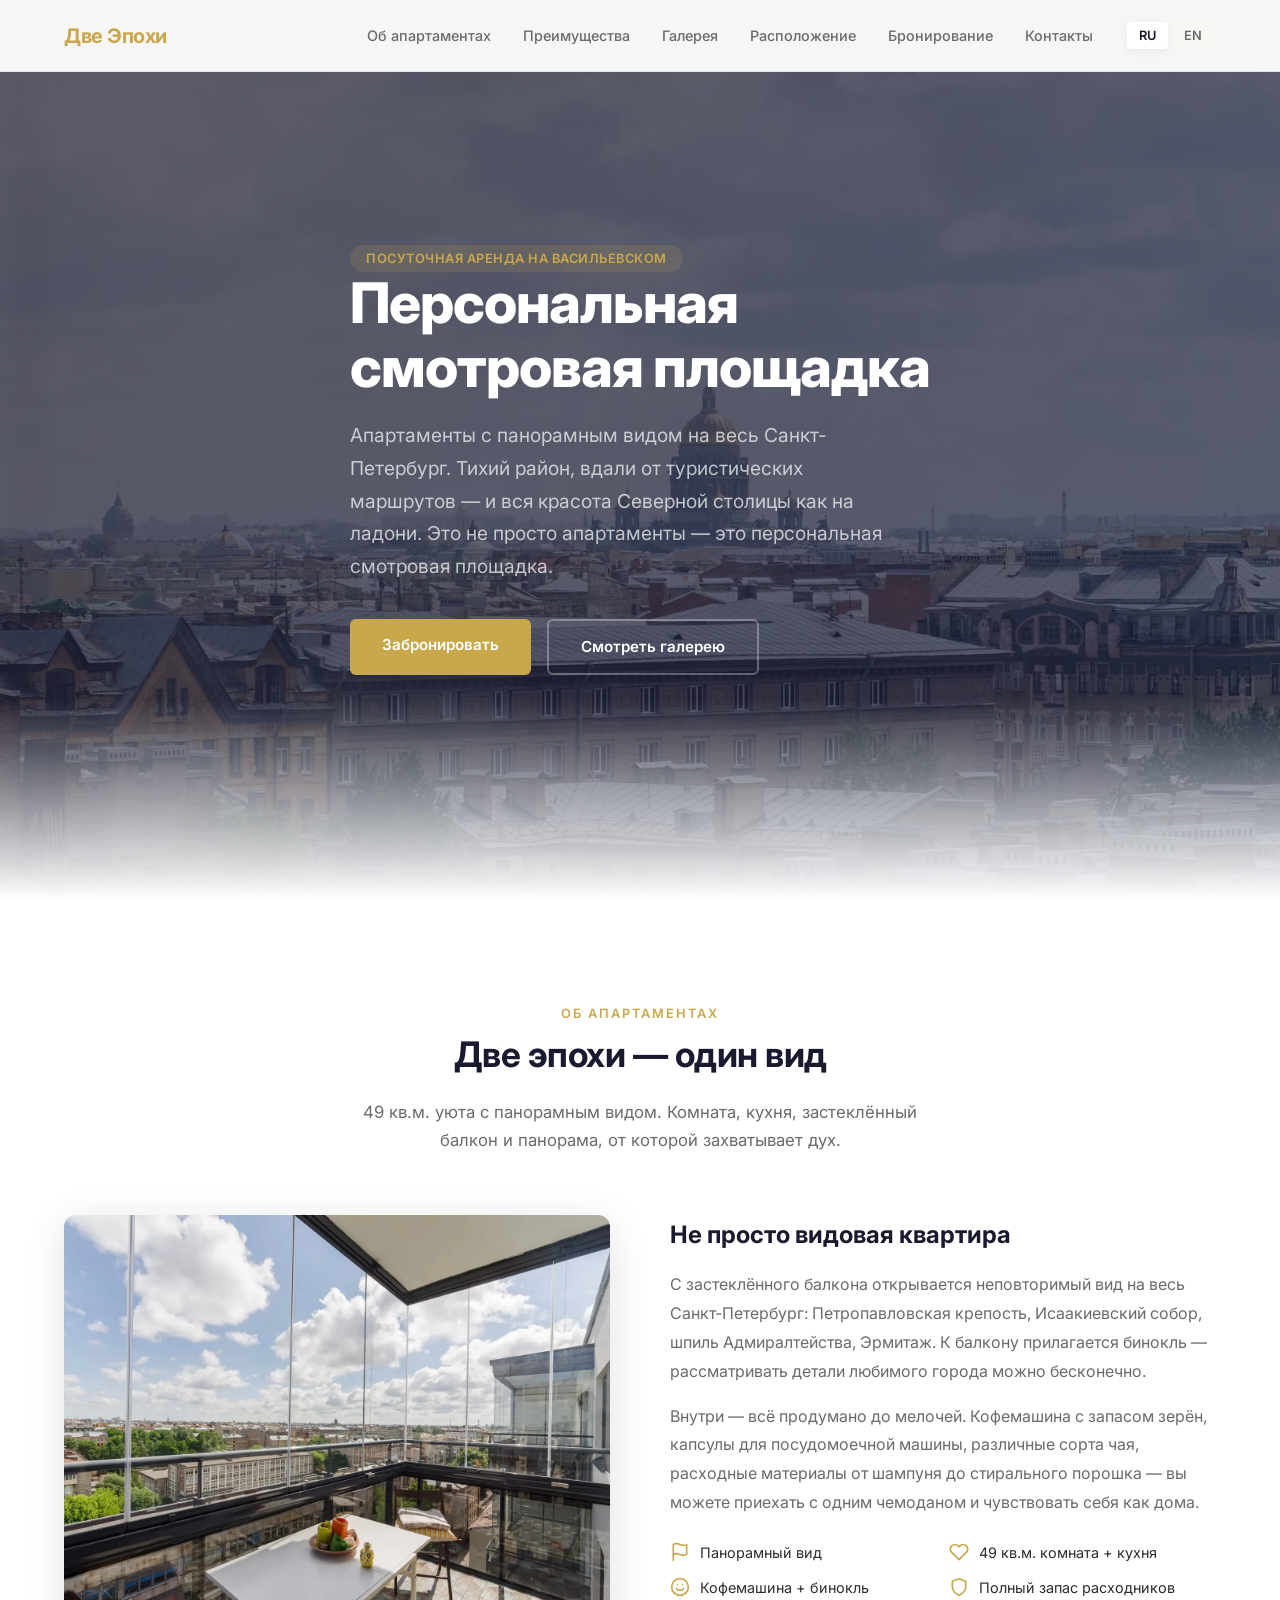
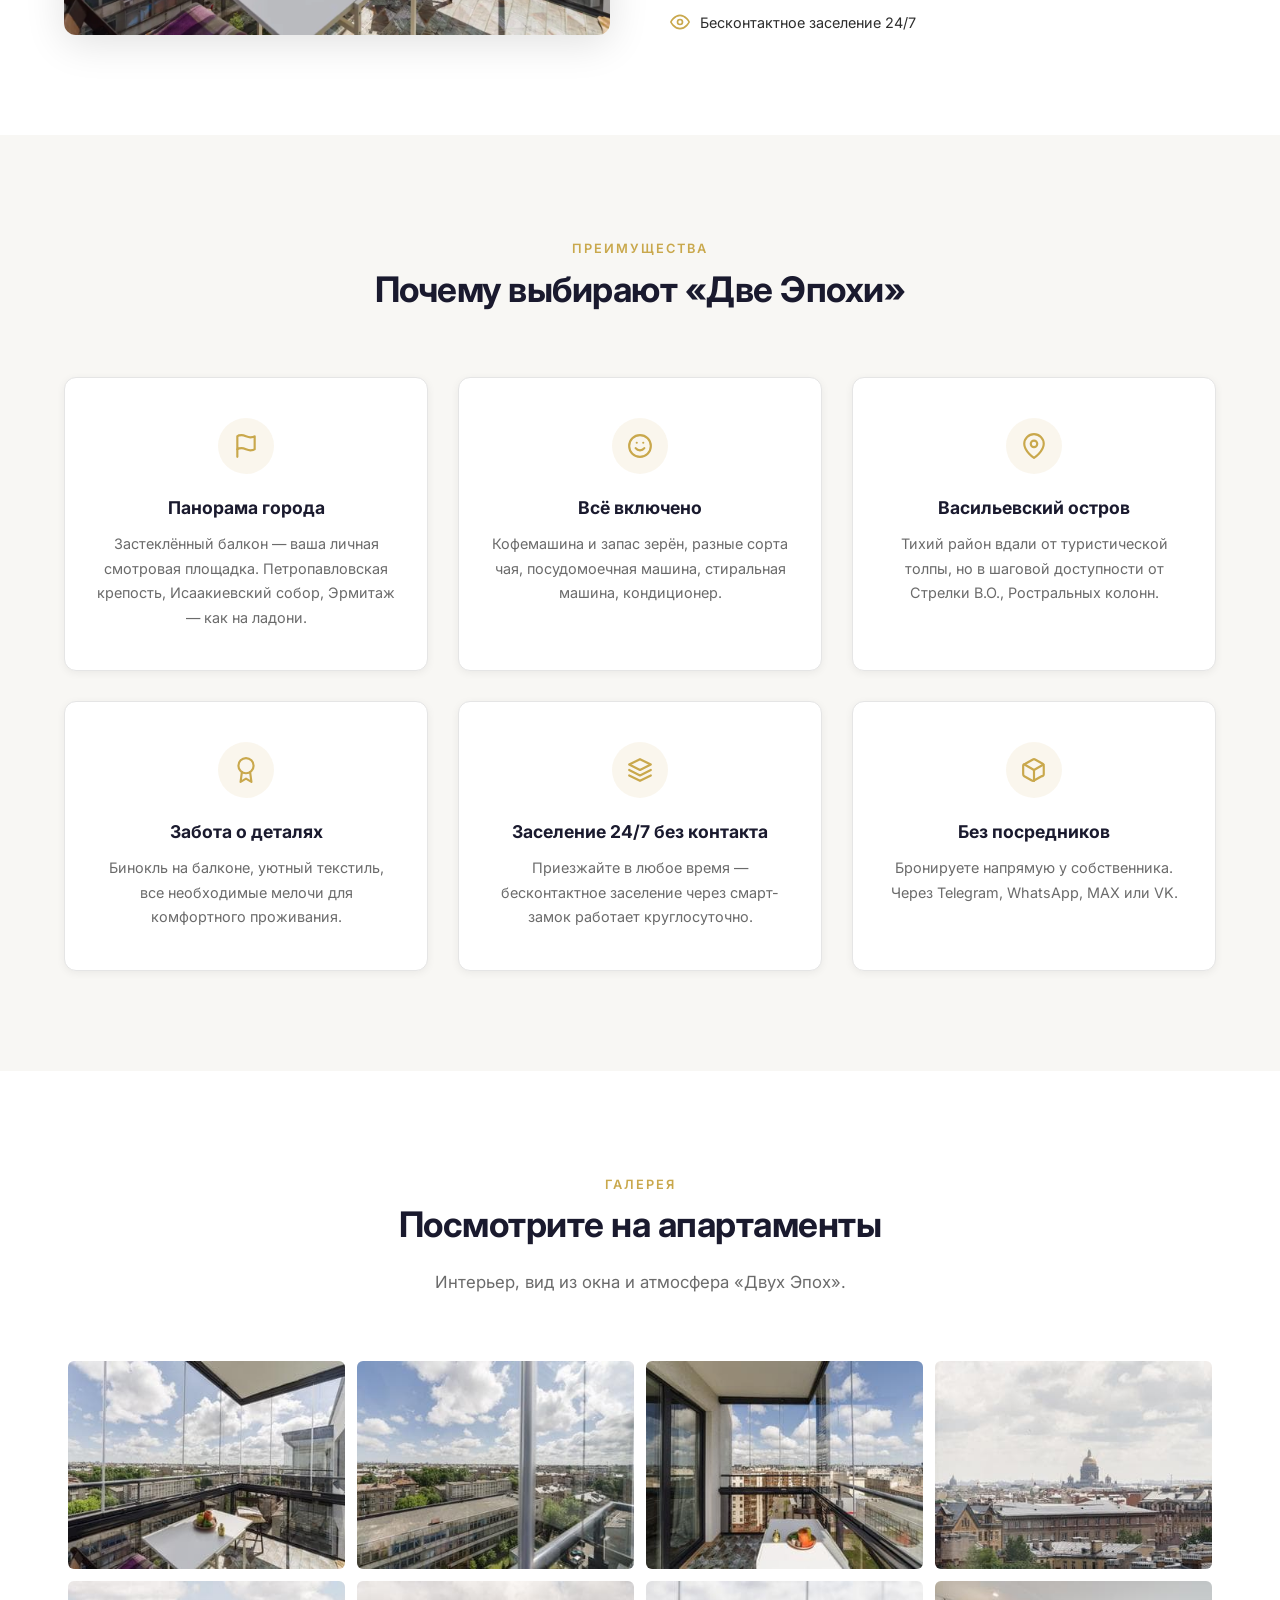
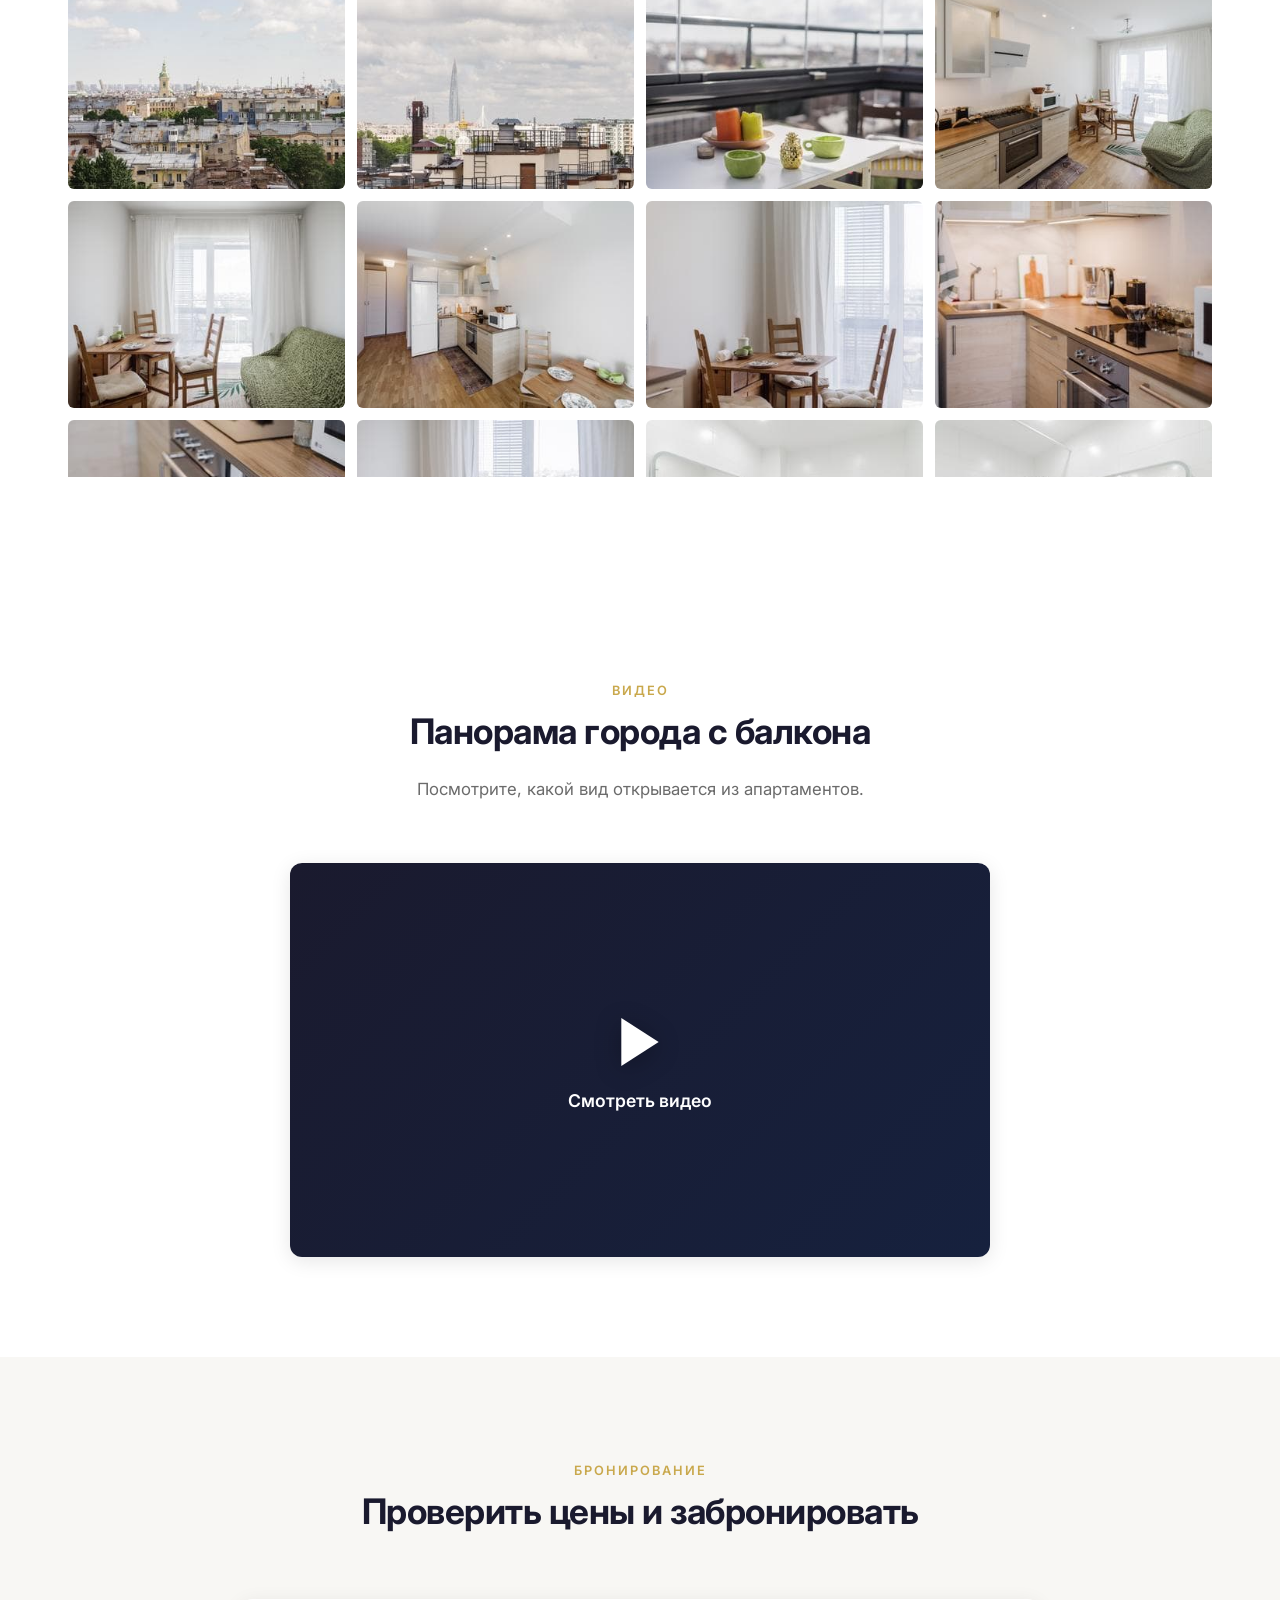
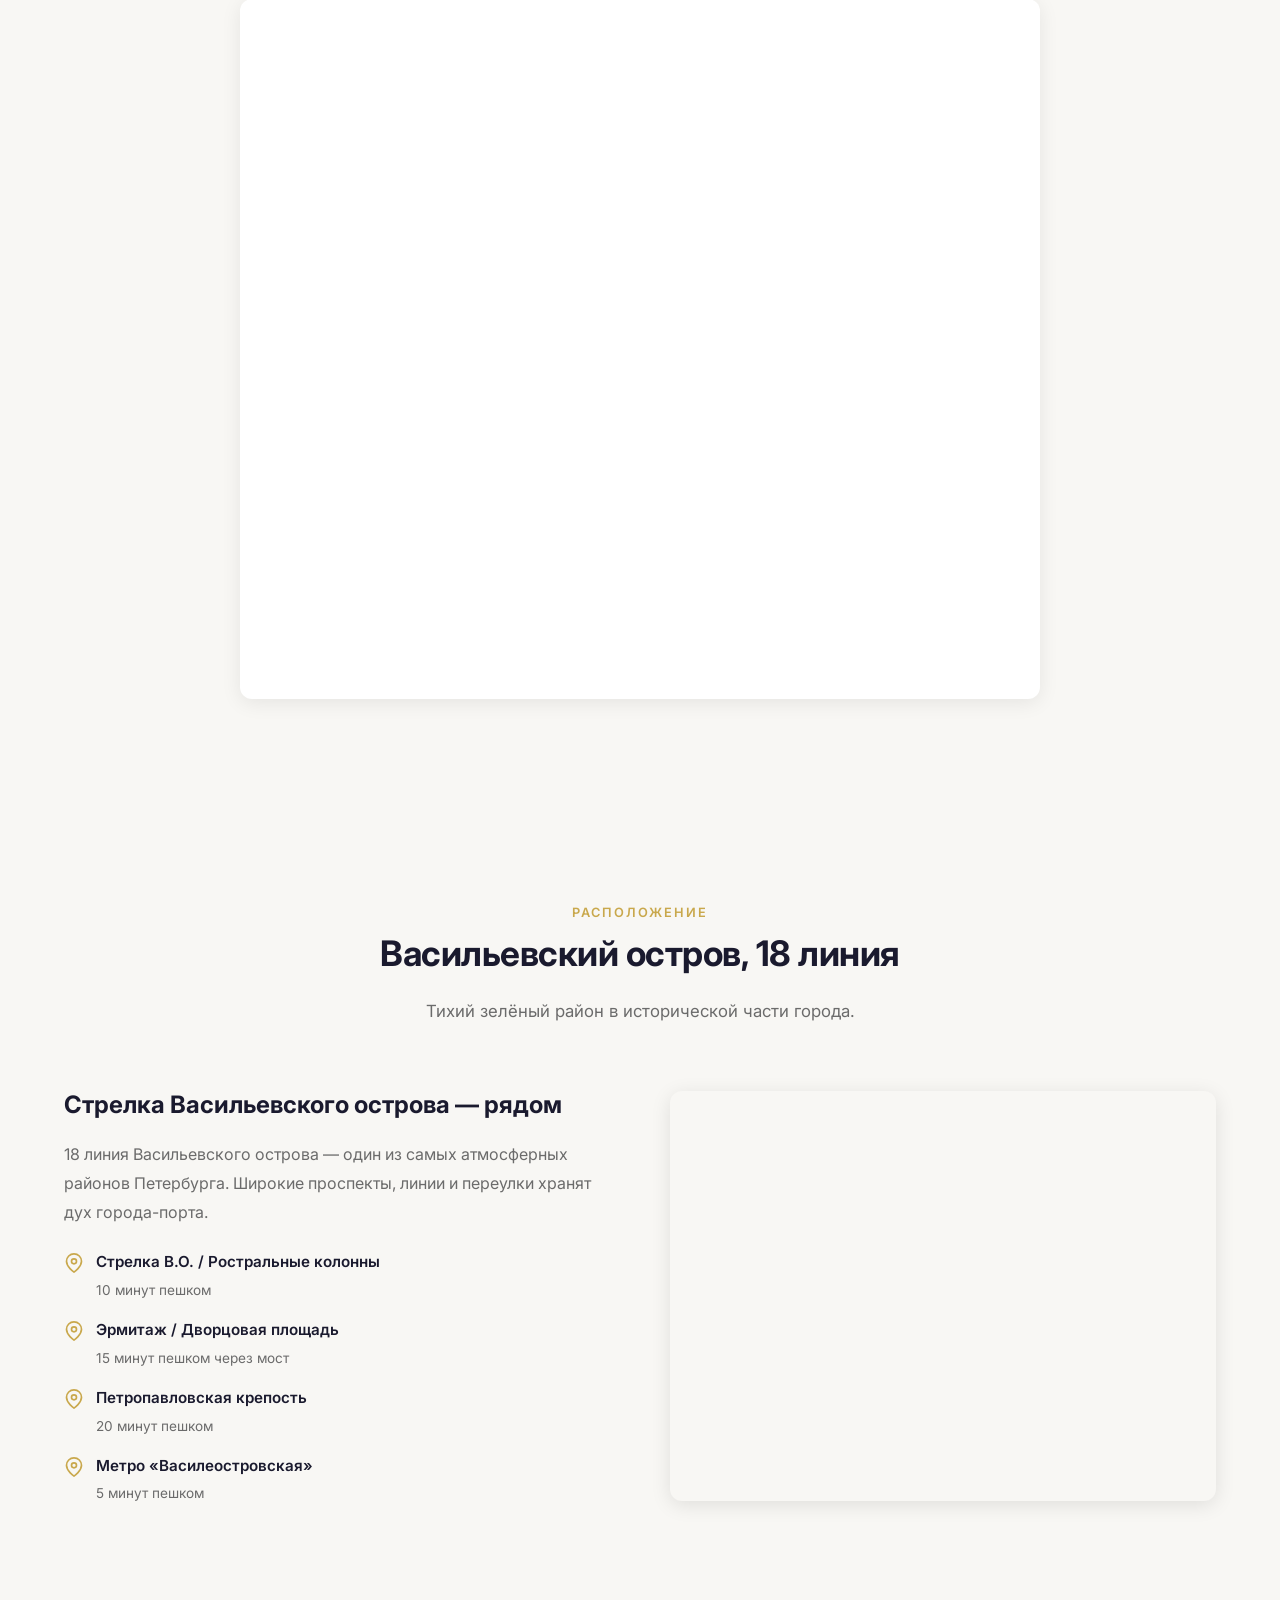
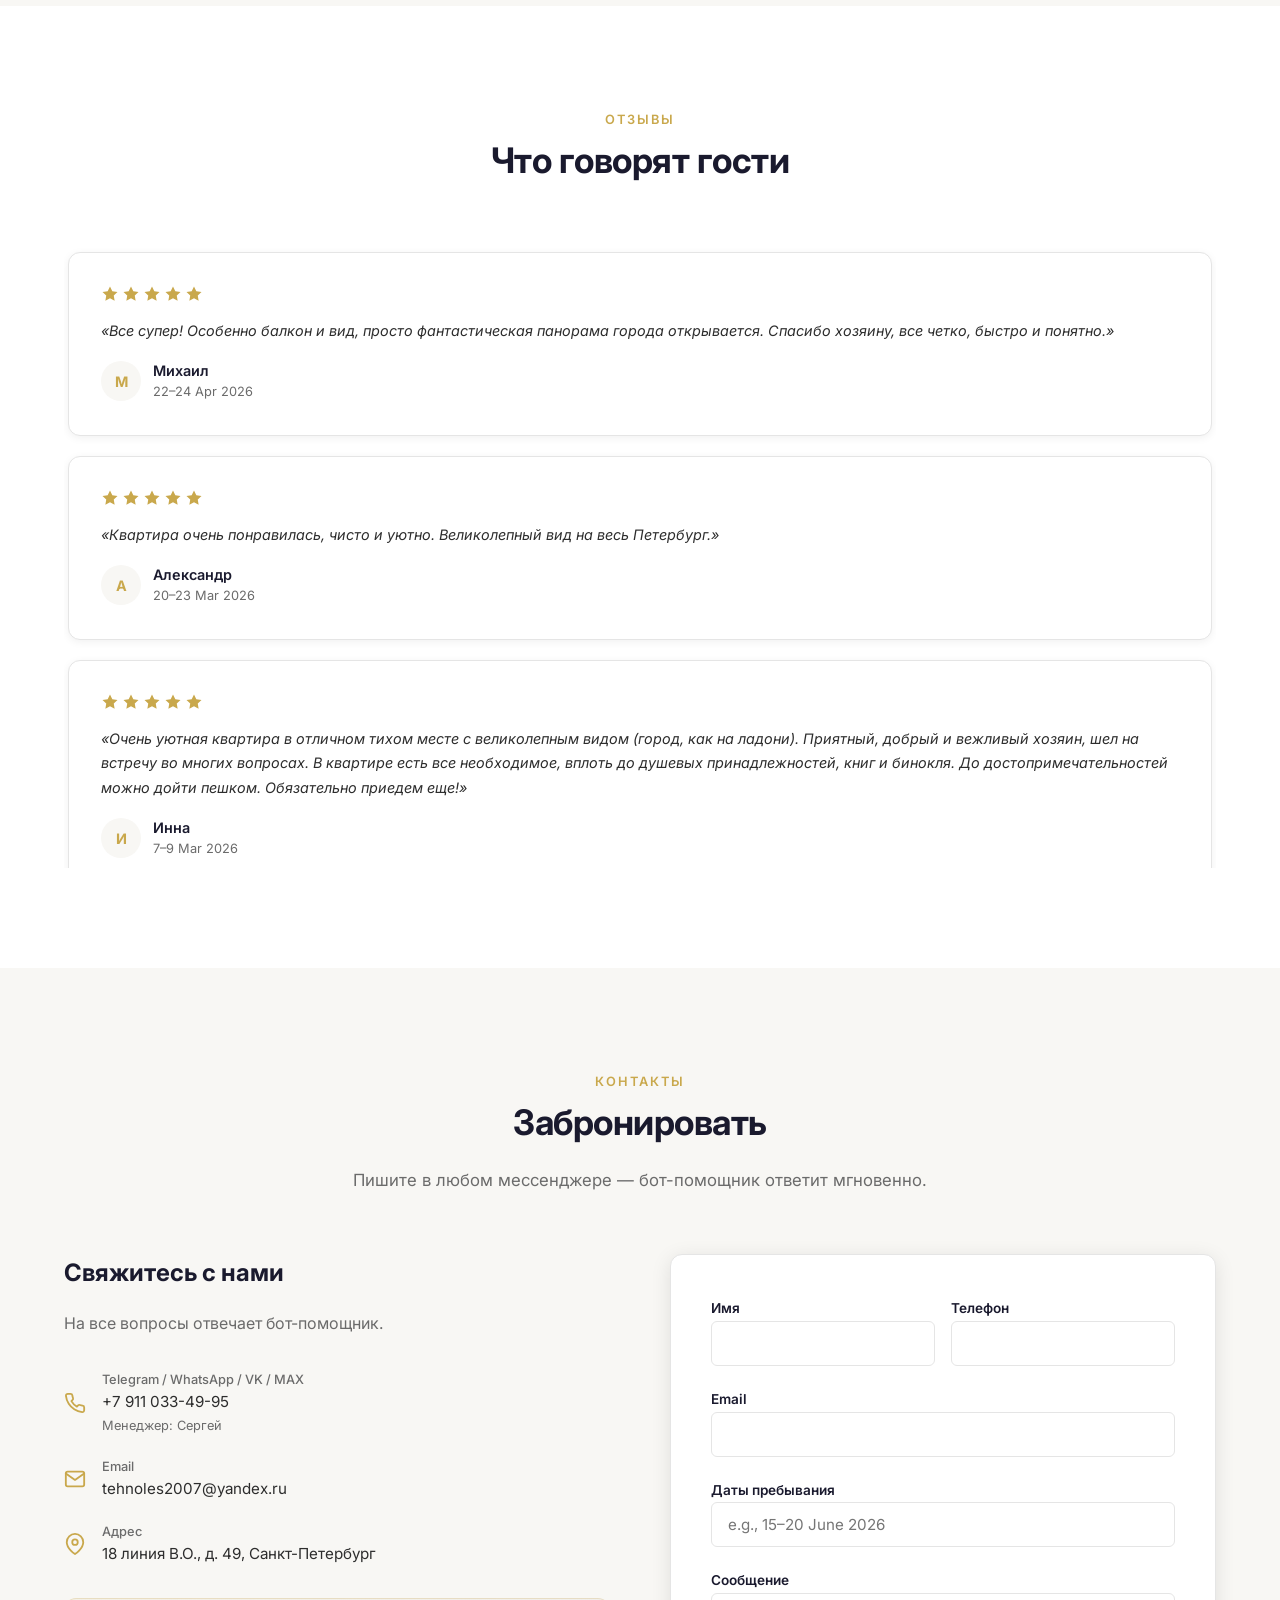
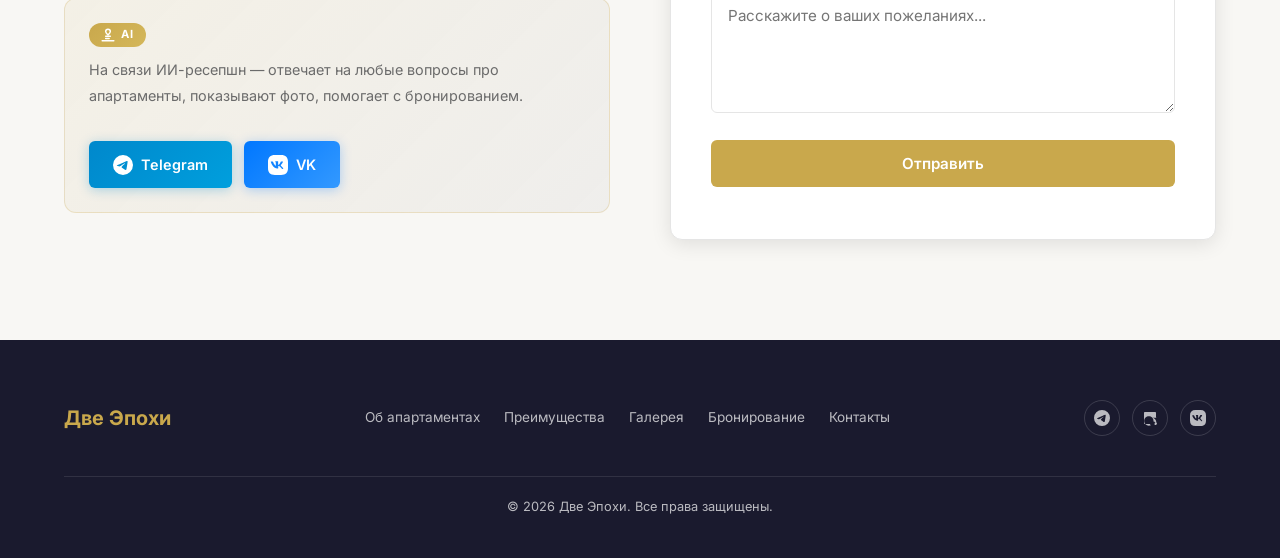
<file: en/index.html>
<!DOCTYPE html>
<html lang="en">
<head>
  <base href="https://tehnoles2021-lab.github.io/TwoEras/">
  <meta charset="UTF-8">
  <meta name="viewport" content="width=device-width, initial-scale=1.0">
  <title>TwoEras | Apartments on Vasilievsky Island</title>
  <meta name="description" content="Apartments on Vasilievsky Island, 18th Line. Panoramic view of all St. Petersburg. Daily rental.">
  <meta name="keywords" content="apartments Saint Petersburg, Vasileostrovsky district, daily rental, Vasilievsky Island 18 line, panoramic view, TwoEras, Две Эпохи">
  <meta property="og:title" content="TwoEras | Apartments on Vasilievsky Island">
  <meta property="og:description" content="Apartments on Vasilievsky Island, 18th Line. Panoramic view of all St. Petersburg. Daily rental.">
  <meta property="og:image" content="https://tehnoles2021-lab.github.io/TwoEras/images/4-IMGP4016.jpg">
  <meta property="og:url" content="https://tehnoles2021-lab.github.io/TwoEras/en/">
  <meta property="og:type" content="website">
  <meta property="og:locale" content="en_US">
  <script type="application/ld+json">
  {
    "@context": "https://schema.org",
    "@type": "Apartment",
    "name": "TwoEras — Две Эпохи",
    "description": "Apartments on Vasilievsky Island, 18th Line. Panoramic view of all St. Petersburg. Daily rental.",
    "url": "https://tehnoles2021-lab.github.io/TwoEras/en/",
    "image": "https://tehnoles2021-lab.github.io/TwoEras/images/4-IMGP4016.jpg",
    "numberOfBedrooms": 1,
    "numberOfBathrooms": 1,
    "floorSize": { "@type": "QuantitativeValue", "value": 49, "unitCode": "SQM" },
    "accommodationCategory": "Residential",
    "petsAllowed": false,
    "smokingAllowed": false,
    "amenityFeature": [
      { "@type": "LocationFeatureSpecification", "name": "Panoramic view" },
      { "@type": "LocationFeatureSpecification", "name": "Contactless 24/7 check-in" },
      { "@type": "LocationFeatureSpecification", "name": "Coffee machine" },
      { "@type": "LocationFeatureSpecification", "name": "Wi-Fi" },
      { "@type": "LocationFeatureSpecification", "name": "Air conditioning" }
    ],
    "address": {
      "@type": "PostalAddress",
      "addressLocality": "Saint Petersburg",
      "addressRegion": "Saint Petersburg",
      "streetAddress": "18th Line V.O., 49",
      "addressCountry": "RU"
    },
    "geo": {
      "@type": "GeoCoordinates",
      "latitude": 59.94124,
      "longitude": 30.260864
    },
    "offers": {
      "@type": "Offer",
      "availability": "https://schema.org/InStock",
      "priceCurrency": "RUB",
      "priceSpecification": {
        "@type": "UnitPriceSpecification",
        "priceType": "https://schema.org/PerNight"
      }
    },
    "aggregateRating": {
      "@type": "AggregateRating",
      "ratingValue": "5",
      "reviewCount": "9",
      "bestRating": "5"
    },
    "review": [
      {
        "@type": "Review",
        "author": { "@type": "Person", "name": "Mikhail" },
        "reviewBody": "The balcony and the view are fantastic — a stunning panorama of the city."
      },
      {
        "@type": "Review",
        "author": { "@type": "Person", "name": "Alexander" },
        "reviewBody": "Very clean and cozy apartment. Magnificent view of all St. Petersburg."
      },
      {
        "@type": "Review",
        "author": { "@type": "Person", "name": "Inna" },
        "reviewBody": "Very cozy apartment in a quiet location with a great view. The host was kind and attentive. The apartment has everything you need."
      },
      {
        "@type": "Review",
        "author": { "@type": "Person", "name": "Andrey" },
        "reviewBody": "Wonderful New Year holidays. The view of the city is stunning, we were lucky to see colorful sunrises."
      },
      {
        "@type": "Review",
        "author": { "@type": "Person", "name": "Yury" },
        "reviewBody": "Great location, new residential complex. Remote check-in. Hospitable host."
      },
      {
        "@type": "Review",
        "author": { "@type": "Person", "name": "Ilona" },
        "reviewBody": "Clean and cozy. Everything you need is provided. Special thanks for the coffee machine. The balcony view is very impressive."
      },
      {
        "@type": "Review",
        "author": { "@type": "Person", "name": "Ilya" },
        "reviewBody": "Sergey is a wonderful host. Everything for guests. The view — all of St. Petersburg at your fingertips."
      },
      {
        "@type": "Review",
        "author": { "@type": "Person", "name": "Margarita" },
        "reviewBody": "Cozy apartment, matches the photos! Beautiful balcony with a panorama of the whole city. Everything is thought out to the smallest detail."
      },
      {
        "@type": "Review",
        "author": { "@type": "Person", "name": "Vlada" },
        "reviewBody": "Extremely happy we spent our vacation in this apartment. Everything is perfect, the view is magnificent."
      }
    ]
  }
  </script>
  <link rel="alternate" hreflang="ru" href="https://tehnoles2021-lab.github.io/TwoEras/">
  <link rel="alternate" hreflang="en" href="https://tehnoles2021-lab.github.io/TwoEras/en/">
  <link rel="alternate" hreflang="x-default" href="https://tehnoles2021-lab.github.io/TwoEras/">
  <link rel="canonical" href="https://tehnoles2021-lab.github.io/TwoEras/en/">
  <link rel="icon" type="image/svg+xml" href="data:image/svg+xml,%3Csvg xmlns='http://www.w3.org/2000/svg' viewBox='0 0 32 32'%3E%3Crect width='32' height='32' rx='6' fill='%231a1a2e'/%3E%3Ctext x='16' y='23' text-anchor='middle' font-size='18' fill='%23e8c563' font-family='serif'%3EДЭ%3C/text%3E%3C/svg%3E">
  <link rel="preconnect" href="https://fonts.googleapis.com">
  <link rel="preconnect" href="https://fonts.gstatic.com" crossorigin>
  <link href="https://fonts.googleapis.com/css2?family=Inter:wght@300;400;500;600;700;800&display=swap" rel="stylesheet">
  <link rel="stylesheet" href="css/style.css">
  <style>
    .hero::before {
      content: '';
      position: absolute;
      inset: 0;
      background: url('images/4-IMGP4016.jpg') center/cover no-repeat;
      opacity: 0.3;
    }
    @supports (background: image-set(url('') type('image/webp'))) {
      .hero::before {
        background: url('images/4-IMGP4016.webp') center/cover no-repeat;
      }
    }
  </style>
  <!-- Yandex.Metrika counter -->
  <script>
    (function(m,e,t,r,i,k,a){m[i]=m[i]||function(){(m[i].a=m[i].a||[]).push(arguments)};
    m[i].l=1*new Date();
    for (var j = 0; j < document.scripts.length; j++) {if (document.scripts[j].src === r) { return; }}
    k=e.createElement(t),a=e.getElementsByTagName(t)[0],k.async=1,k.src=r,a.parentNode.insertBefore(k,a)})
    (window, document, "script", "https://mc.yandex.ru/metrika/tag.js", "ym");
    ym(110089719, "init", { clickmap:true, trackLinks:true, accurateTrackBounce:true, webvisor:true });
  </script>
  <noscript><div><img src="https://mc.yandex.ru/watch/110089719" style="position:absolute; left:-9999px;" alt=""></div></noscript>
  <!-- /Yandex.Metrika counter -->
</head>
<body>

<!-- ===== Header ===== -->
<header class="header">
  <div class="container header__inner">
    <a href="#" class="header__logo"><span class="lang-ru">Две Эпохи</span><span class="lang-en">TwoEras</span></a>
    <nav class="header__nav">
      <a href="#about" class="lang-ru">Об апартаментах</a>
      <a href="#about" class="lang-en">About</a>
      <a href="#advantages" class="lang-ru">Преимущества</a>
      <a href="#advantages" class="lang-en">Advantages</a>
      <a href="#gallery" class="lang-ru">Галерея</a>
      <a href="#gallery" class="lang-en">Gallery</a>
      <a href="#location" class="lang-ru">Расположение</a>
      <a href="#location" class="lang-en">Location</a>
      <a href="#booking" class="lang-ru">Бронирование</a>
      <a href="#booking" class="lang-en">Booking</a>
      <a href="#contact" class="lang-ru">Контакты</a>
      <a href="#contact" class="lang-en">Contact</a>
      <div class="lang-switch">
        <button data-lang="ru">RU</button>
        <button data-lang="en" class="active">EN</button>
      </div>
    </nav>
    <button class="mobile-toggle" aria-label="Menu">
      <span></span><span></span><span></span>
    </button>
  </div>
</header>

<div class="mobile-menu">
  <a href="#about" class="lang-ru">Об апартаментах</a>
  <a href="#about" class="lang-en">About</a>
  <a href="#advantages" class="lang-ru">Преимущества</a>
  <a href="#advantages" class="lang-en">Advantages</a>
  <a href="#gallery" class="lang-ru">Галерея</a>
  <a href="#gallery" class="lang-en">Gallery</a>
  <a href="#location" class="lang-ru">Расположение</a>
  <a href="#location" class="lang-en">Location</a>
  <a href="#booking" class="lang-ru">Бронирование</a>
  <a href="#booking" class="lang-en">Booking</a>
  <a href="#contact" class="lang-ru">Контакты</a>
  <a href="#contact" class="lang-en">Contact</a>
  <div style="padding-top:12px">
    <div class="lang-switch">
      <button data-lang="ru">RU</button>
      <button data-lang="en" class="active">EN</button>
    </div>
  </div>
</div>

<!-- ===== Hero ===== -->
<section class="hero">
  <div class="container hero__content">
    <span class="hero__badge lang-ru">Посуточная аренда на Васильевском</span>
    <span class="hero__badge lang-en">Daily rental on Vasilievsky Island</span>

    <h1 class="hero__title lang-ru">Персональная<br>смотровая площадка</h1>
    <h1 class="hero__title lang-en">Your Personal<br>Observation Deck</h1>

    <p class="hero__subtitle lang-ru">Апартаменты с панорамным видом на весь Санкт-Петербург. Тихий район, вдали от туристических маршрутов — и вся красота Северной столицы как на ладони. Это не просто апартаменты — это персональная смотровая площадка.</p>
    <p class="hero__subtitle lang-en">Apartments with panoramic views of all St. Petersburg. A quiet neighborhood away from tourist routes — with the entire Northern Capital laid out before you. This isn't just an apartment — it's your personal observation deck.</p>

    <div class="hero__actions">
      <a href="#booking" class="btn btn--primary lang-ru">Забронировать</a>
      <a href="#booking" class="btn btn--primary lang-en">Book Now</a>
      <a href="#gallery" class="btn btn--outline lang-ru">Смотреть галерею</a>
      <a href="#gallery" class="btn btn--outline lang-en">View Gallery</a>
    </div>
  </div>
</section>

<!-- ===== About ===== -->
<section class="section" id="about">
  <div class="container">
    <div class="section__header">
      <span class="section__label lang-ru">Об апартаментах</span>
      <span class="section__label lang-en">About</span>
      <h2 class="section__title lang-ru">Две эпохи — один вид</h2>
      <h2 class="section__title lang-en">Two Eras — One View</h2>
      <p class="section__desc lang-ru">49 кв.м. уюта с панорамным видом. Комната, кухня, застеклённый балкон и панорама, от которой захватывает дух.</p>
      <p class="section__desc lang-en">49 sqm of comfort with a panoramic view. Living room, kitchen, glassed balcony, and a view that takes your breath away.</p>
    </div>

    <div class="about__grid">
      <div class="about__image">
        <picture>
          <source srcset="images/1-IMGP4013.webp" type="image/webp">
          <img src="images/1-IMGP4013.jpg" alt="Apartment interior" loading="lazy">
        </picture>
      </div>
      <div class="about__text">
        <h3 class="lang-ru">Не просто видовая квартира</h3>
        <h3 class="lang-en">More Than a Room with a View</h3>
        <p class="lang-ru">С застеклённого балкона открывается неповторимый вид на весь Санкт-Петербург: Петропавловская крепость, Исаакиевский собор, шпиль Адмиралтейства, Эрмитаж. К балкону прилагается бинокль — рассматривать детали любимого города можно бесконечно.</p>
        <p class="lang-en">From the glassed balcony you get an unparalleled view of all St. Petersburg: Peter and Paul Fortress, St. Isaac's Cathedral, the Admiralty spire, the Hermitage. Binoculars are provided — studying the details of this beloved city is endlessly fascinating.</p>
        <p class="lang-ru">Внутри — всё продумано до мелочей. Кофемашина с запасом зерён, капсулы для посудомоечной машины, различные сорта чая, расходные материалы от шампуня до стирального порошка — вы можете приехать с одним чемоданом и чувствовать себя как дома.</p>
        <p class="lang-en">Inside, every detail is thought through. Coffee machine with a supply of beans, dishwasher capsules, various teas, consumables from shampoo to laundry detergent — you can arrive with just a suitcase and feel right at home.</p>
        <div class="about__features">
          <div class="about__feature">
            <svg viewBox="0 0 24 24" fill="none" stroke="currentColor" stroke-width="2" stroke-linecap="round" stroke-linejoin="round"><path d="M4 15s1-1 4-1 5 2 8 2 4-1 4-1V3s-1 1-4 1-5-2-8-2-4 1-4 1z"/><line x1="4" y1="22" x2="4" y2="15"/></svg>
            <span class="lang-ru">Панорамный вид</span>
            <span class="lang-en">Panoramic view</span>
          </div>
          <div class="about__feature">
            <svg viewBox="0 0 24 24" fill="none" stroke="currentColor" stroke-width="2" stroke-linecap="round" stroke-linejoin="round"><path d="M20.84 4.61a5.5 5.5 0 00-7.78 0L12 5.67l-1.06-1.06a5.5 5.5 0 00-7.78 7.78l1.06 1.06L12 21.23l7.78-7.78 1.06-1.06a5.5 5.5 0 000-7.78z"/></svg>
            <span class="lang-ru">49 кв.м. комната + кухня</span>
            <span class="lang-en">49 sqm room + kitchen</span>
          </div>
          <div class="about__feature">
            <svg viewBox="0 0 24 24" fill="none" stroke="currentColor" stroke-width="2" stroke-linecap="round" stroke-linejoin="round"><circle cx="12" cy="12" r="10"/><path d="M8 14s1.5 2 4 2 4-2 4-2"/><line x1="9" y1="9" x2="9.01" y2="9"/><line x1="15" y1="9" x2="15.01" y2="9"/></svg>
            <span class="lang-ru">Кофемашина + бинокль</span>
            <span class="lang-en">Coffee machine + binoculars</span>
          </div>
          <div class="about__feature">
            <svg viewBox="0 0 24 24" fill="none" stroke="currentColor" stroke-width="2" stroke-linecap="round" stroke-linejoin="round"><path d="M12 22s8-4 8-10V5l-8-3-8 3v7c0 6 8 10 8 10z"/></svg>
            <span class="lang-ru">Полный запас расходников</span>
            <span class="lang-en">Full supply of consumables</span>
          </div>
          <div class="about__feature">
            <svg viewBox="0 0 24 24" fill="none" stroke="currentColor" stroke-width="2" stroke-linecap="round" stroke-linejoin="round"><path d="M1 12s4-8 11-8 11 8 11 8-4 8-11 8-11-8-11-8z"/><circle cx="12" cy="12" r="3"/></svg>
            <span class="lang-ru">Бесконтактное заселение 24/7</span>
            <span class="lang-en">Contactless 24/7 check-in</span>
          </div>
        </div>
      </div>
    </div>
  </div>
</section>

<!-- ===== Advantages ===== -->
<section class="section section--alt" id="advantages">
  <div class="container">
    <div class="section__header">
      <span class="section__label lang-ru">Преимущества</span>
      <span class="section__label lang-en">Advantages</span>
      <h2 class="section__title lang-ru">Почему выбирают «Две Эпохи»</h2>
      <h2 class="section__title lang-en">Why Choose TwoEras</h2>
    </div>

    <div class="advantages__grid">
      <div class="advantage-card">
        <div class="advantage-card__icon">
          <svg viewBox="0 0 24 24" fill="none" stroke="currentColor" stroke-width="2" stroke-linecap="round" stroke-linejoin="round"><path d="M4 15s1-1 4-1 5 2 8 2 4-1 4-1V3s-1 1-4 1-5-2-8-2-4 1-4 1z"/><line x1="4" y1="22" x2="4" y2="15"/></svg>
        </div>
        <h3 class="advantage-card__title lang-ru">Панорама города</h3>
        <h3 class="advantage-card__title lang-en">City Panorama</h3>
        <p class="advantage-card__desc lang-ru">Застеклённый балкон — ваша личная смотровая площадка. Петропавловская крепость, Исаакиевский собор, Эрмитаж — как на ладони.</p>
        <p class="advantage-card__desc lang-en">A glassed balcony — your private observation deck. Peter and Paul Fortress, St. Isaac's Cathedral, the Hermitage — all at your fingertips.</p>
      </div>

      <div class="advantage-card">
        <div class="advantage-card__icon">
          <svg viewBox="0 0 24 24" fill="none" stroke="currentColor" stroke-width="2" stroke-linecap="round" stroke-linejoin="round"><circle cx="12" cy="12" r="10"/><path d="M8 14s1.5 2 4 2 4-2 4-2"/><line x1="9" y1="9" x2="9.01" y2="9"/><line x1="15" y1="9" x2="15.01" y2="9"/></svg>
        </div>
        <h3 class="advantage-card__title lang-ru">Всё включено</h3>
        <h3 class="advantage-card__title lang-en">All Included</h3>
        <p class="advantage-card__desc lang-ru">Кофемашина и запас зерён, разные сорта чая, посудомоечная машина, стиральная машина, кондиционер.</p>
        <p class="advantage-card__desc lang-en">Coffee machine with beans, assorted teas, dishwasher, washing machine, air conditioning.</p>
      </div>

      <div class="advantage-card">
        <div class="advantage-card__icon">
          <svg viewBox="0 0 24 24" fill="none" stroke="currentColor" stroke-width="2" stroke-linecap="round" stroke-linejoin="round"><path d="M21 10c0 7-9 13-9 13s-9-6-9-13a9 9 0 0118 0z"/><circle cx="12" cy="10" r="3"/></svg>
        </div>
        <h3 class="advantage-card__title lang-ru">Васильевский остров</h3>
        <h3 class="advantage-card__title lang-en">Vasilievsky Island</h3>
        <p class="advantage-card__desc lang-ru">Тихий район вдали от туристической толпы, но в шаговой доступности от Стрелки В.О., Ростральных колонн.</p>
        <p class="advantage-card__desc lang-en">A quiet neighborhood away from tourist crowds, yet walking distance to the Strelka, Rostral Columns.</p>
      </div>

      <div class="advantage-card">
        <div class="advantage-card__icon">
          <svg viewBox="0 0 24 24" fill="none" stroke="currentColor" stroke-width="2" stroke-linecap="round" stroke-linejoin="round"><circle cx="12" cy="8" r="7"/><polyline points="8.21 13.89 7 23 12 20 17 23 15.79 13.88"/></svg>
        </div>
        <h3 class="advantage-card__title lang-ru">Забота о деталях</h3>
        <h3 class="advantage-card__title lang-en">Attention to Detail</h3>
        <p class="advantage-card__desc lang-ru">Бинокль на балконе, уютный текстиль, все необходимые мелочи для комфортного проживания.</p>
        <p class="advantage-card__desc lang-en">Binoculars on the balcony, cozy textiles, all the little things for a comfortable stay.</p>
      </div>

      <div class="advantage-card">
        <div class="advantage-card__icon">
          <svg viewBox="0 0 24 24" fill="none" stroke="currentColor" stroke-width="2" stroke-linecap="round" stroke-linejoin="round"><path d="M12 2L2 7l10 5 10-5-10-5z"/><path d="M2 17l10 5 10-5"/><path d="M2 12l10 5 10-5"/></svg>
        </div>
        <h3 class="advantage-card__title lang-ru">Заселение 24/7 без контакта</h3>
        <h3 class="advantage-card__title lang-en">Contactless 24/7 Check-In</h3>
        <p class="advantage-card__desc lang-ru">Приезжайте в любое время — бесконтактное заселение через смарт-замок работает круглосуточно.</p>
        <p class="advantage-card__desc lang-en">Arrive anytime — contactless check-in via smart lock works 24/7.</p>
      </div>

      <div class="advantage-card">
        <div class="advantage-card__icon">
          <svg viewBox="0 0 24 24" fill="none" stroke="currentColor" stroke-width="2" stroke-linecap="round" stroke-linejoin="round"><path d="M21 16V8a2 2 0 00-1-1.73l-7-4a2 2 0 00-2 0l-7 4A2 2 0 002 8v8a2 2 0 001 1.73l7 4a2 2 0 002 0l7-4A2 2 0 0021 16z"/><polyline points="3.27 6.96 12 12.01 20.73 6.96"/><line x1="12" y1="22.08" x2="12" y2="12"/></svg>
        </div>
        <h3 class="advantage-card__title lang-ru">Без посредников</h3>
        <h3 class="advantage-card__title lang-en">No Middlemen</h3>
        <p class="advantage-card__desc lang-ru">Бронируете напрямую у собственника. Через Telegram, WhatsApp, МАХ или VK.</p>
        <p class="advantage-card__desc lang-en">Book directly with the owner. Via Telegram, WhatsApp, MAХ or VK.</p>
      </div>
    </div>
  </div>
</section>

<!-- ===== Gallery ===== -->
<section class="section" id="gallery">
  <div class="container">
    <div class="section__header">
      <span class="section__label lang-ru">Галерея</span>
      <span class="section__label lang-en">Gallery</span>
      <h2 class="section__title lang-ru">Посмотрите на апартаменты</h2>
      <h2 class="section__title lang-en">Take a Look Inside</h2>
      <p class="section__desc lang-ru">Интерьер, вид из окна и атмосфера «Двух Эпох».</p>
      <p class="section__desc lang-en">The interior, the view, and the atmosphere of TwoEras.</p>
    </div>

    <div class="gallery__grid" id="galleryGrid">
    </div>

    <div class="lightbox" id="lightbox">
      <button class="lightbox__close" id="lightboxClose" aria-label="Close">
        <svg viewBox="0 0 24 24" fill="none" stroke="currentColor" stroke-width="2.5" stroke-linecap="round" stroke-linejoin="round"><line x1="18" y1="6" x2="6" y2="18"/><line x1="6" y1="6" x2="18" y2="18"/></svg>
      </button>
      <span class="lightbox__hint">ESC &mdash; close</span>
      <button class="lightbox__nav lightbox__nav--prev" id="lightboxPrev" aria-label="Previous">&#8249;</button>
      <img class="lightbox__img" id="lightboxImg" alt="Full-size apartment photo">
      <button class="lightbox__nav lightbox__nav--next" id="lightboxNext" aria-label="Next">&#8250;</button>
    </div>
  </div>
</section>

<!-- ===== Video ===== -->
<section class="section" id="video">
  <div class="container">
    <div class="section__header">
      <span class="section__label lang-ru">Видео</span>
      <span class="section__label lang-en">Video Tour</span>
      <h2 class="section__title lang-ru">Панорама города с балкона</h2>
      <h2 class="section__title lang-en">City Panorama from the Balcony</h2>
      <p class="section__desc lang-ru">Посмотрите, какой вид открывается из апартаментов.</p>
      <p class="section__desc lang-en">See the view that awaits you from the apartment.</p>
    </div>
    <div class="video__card" id="videoCard">
      <button class="video__btn" id="videoPlayBtn">
        <svg viewBox="0 0 24 24" fill="currentColor" width="64" height="64"><polygon points="5 3 19 12 5 21 5 3"/></svg>
        <span class="lang-ru">Смотреть видео</span>
        <span class="lang-en">Watch Video</span>
      </button>
    </div>
  </div>
</section>

<!-- ===== Video Overlay ===== -->
<div class="video-overlay" id="videoOverlay">
  <button class="video-overlay__close" id="videoClose">
    <svg viewBox="0 0 24 24" fill="none" stroke="currentColor" stroke-width="2.5"><line x1="18" y1="6" x2="6" y2="18"/><line x1="6" y1="6" x2="18" y2="18"/></svg>
  </button>
  <video class="video-overlay__video" id="videoEl" controls preload="metadata">
    <source src="../video/Lodg.mp4" type="video/mp4">
  </video>
</div>

<!-- ===== Booking ===== -->
<section class="section section--alt" id="booking">
  <div class="container">
    <div class="section__header">
      <span class="section__label lang-ru">Бронирование</span>
      <span class="section__label lang-en">Booking</span>
      <h2 class="section__title lang-ru">Проверить цены и забронировать</h2>
      <h2 class="section__title lang-en">Check Prices & Book</h2>
    </div>
    <div style="border-radius:12px;overflow:hidden;box-shadow:0 4px 20px rgba(0,0,0,0.08);background:#fff;max-width:800px;margin:0 auto">
      <div style="position:relative;width:100%;height:700px;max-height:90vh">
        <iframe src="https://homereserve.ru/SdZLu14b4m" width="100%" height="100%" style="border:0;display:block;position:absolute;inset:0" allowfullscreen loading="lazy"></iframe>
      </div>
    </div>
  </div>
</section>

<!-- ===== Location ===== -->
<section class="section section--alt" id="location">
  <div class="container">
    <div class="section__header">
      <span class="section__label lang-ru">Расположение</span>
      <span class="section__label lang-en">Location</span>
      <h2 class="section__title lang-ru">Васильевский остров, 18 линия</h2>
      <h2 class="section__title lang-en">Vasilievsky Island, 18th Line</h2>
      <p class="section__desc lang-ru">Тихий зелёный район в исторической части города.</p>
      <p class="section__desc lang-en">A quiet, green neighborhood in the historic part of the city.</p>
    </div>

    <div class="location__grid">
      <div class="location__text">
        <h3 class="lang-ru">Стрелка Васильевского острова — рядом</h3>
        <h3 class="lang-en">The Strelka — Right Around the Corner</h3>
        <p class="lang-ru">18 линия Васильевского острова — один из самых атмосферных районов Петербурга. Широкие проспекты, линии и переулки хранят дух города-порта.</p>
        <p class="lang-en">The 18th Line of Vasilievsky Island is one of St. Petersburg's most atmospheric neighborhoods.</p>
        <div class="location__list">
          <div class="location__item">
            <svg viewBox="0 0 24 24" fill="none" stroke="currentColor" stroke-width="2" stroke-linecap="round" stroke-linejoin="round"><path d="M21 10c0 7-9 13-9 13s-9-6-9-13a9 9 0 0118 0z"/><circle cx="12" cy="10" r="3"/></svg>
            <div>
              <h4 class="lang-ru">Стрелка В.О. / Ростральные колонны</h4>
              <h4 class="lang-en">Strelka / Rostral Columns</h4>
              <span class="lang-ru">10 минут пешком</span>
              <span class="lang-en">10 minutes walk</span>
            </div>
          </div>
          <div class="location__item">
            <svg viewBox="0 0 24 24" fill="none" stroke="currentColor" stroke-width="2" stroke-linecap="round" stroke-linejoin="round"><path d="M21 10c0 7-9 13-9 13s-9-6-9-13a9 9 0 0118 0z"/><circle cx="12" cy="10" r="3"/></svg>
            <div>
              <h4 class="lang-ru">Эрмитаж / Дворцовая площадь</h4>
              <h4 class="lang-en">Hermitage / Palace Square</h4>
              <span class="lang-ru">15 минут пешком через мост</span>
              <span class="lang-en">15 minutes walk across the bridge</span>
            </div>
          </div>
          <div class="location__item">
            <svg viewBox="0 0 24 24" fill="none" stroke="currentColor" stroke-width="2" stroke-linecap="round" stroke-linejoin="round"><path d="M21 10c0 7-9 13-9 13s-9-6-9-13a9 9 0 0118 0z"/><circle cx="12" cy="10" r="3"/></svg>
            <div>
              <h4 class="lang-ru">Петропавловская крепость</h4>
              <h4 class="lang-en">Peter and Paul Fortress</h4>
              <span class="lang-ru">20 минут пешком</span>
              <span class="lang-en">20 minutes walk</span>
            </div>
          </div>
          <div class="location__item">
            <svg viewBox="0 0 24 24" fill="none" stroke="currentColor" stroke-width="2" stroke-linecap="round" stroke-linejoin="round"><path d="M21 10c0 7-9 13-9 13s-9-6-9-13a9 9 0 0118 0z"/><circle cx="12" cy="10" r="3"/></svg>
            <div>
              <h4 class="lang-ru">Метро «Василеостровская»</h4>
              <h4 class="lang-en">Metro "Vasileostrovskaya"</h4>
              <span class="lang-ru">5 минут пешком</span>
              <span class="lang-en">5 minutes walk</span>
            </div>
          </div>
        </div>
      </div>
      <div class="location__map">
        <iframe src="https://yandex.ru/map-widget/v1/?ll=30.260864%2C59.941240&z=16&pt=30.260864%2C59.941240%2Cpm2rdl&l=map&text=%D0%A1%D0%B0%D0%BD%D0%BA%D1%82-%D0%9F%D0%B5%D1%82%D0%B5%D1%80%D0%B1%D1%83%D1%80%D0%B3%2C%2018-%D1%8F%20%D0%BB%D0%B8%D0%BD%D0%B8%D1%8F%20%D0%92.%D0%9E.%2C%20%D0%B4.%2049" width="100%" height="100%" style="border:0;min-height:400px" allowfullscreen loading="lazy"></iframe>
      </div>
    </div>
  </div>
</section>

<!-- ===== Reviews ===== -->
<section class="section" id="reviews">
  <div class="container">
    <div class="section__header">
      <span class="section__label lang-ru">Отзывы</span>
      <span class="section__label lang-en">Reviews</span>
      <h2 class="section__title lang-ru">Что говорят гости</h2>
      <h2 class="section__title lang-en">What Guests Say</h2>
    </div>

    <div class="reviews__scroll">
      <div class="review-card">
        <div class="review-card__stars">
          <svg viewBox="0 0 24 24" fill="currentColor"><polygon points="12 2 15.09 8.26 22 9.27 17 14.14 18.18 21.02 12 17.77 5.82 21.02 7 14.14 2 9.27 8.91 8.26 12 2"/></svg>
          <svg viewBox="0 0 24 24" fill="currentColor"><polygon points="12 2 15.09 8.26 22 9.27 17 14.14 18.18 21.02 12 17.77 5.82 21.02 7 14.14 2 9.27 8.91 8.26 12 2"/></svg>
          <svg viewBox="0 0 24 24" fill="currentColor"><polygon points="12 2 15.09 8.26 22 9.27 17 14.14 18.18 21.02 12 17.77 5.82 21.02 7 14.14 2 9.27 8.91 8.26 12 2"/></svg>
          <svg viewBox="0 0 24 24" fill="currentColor"><polygon points="12 2 15.09 8.26 22 9.27 17 14.14 18.18 21.02 12 17.77 5.82 21.02 7 14.14 2 9.27 8.91 8.26 12 2"/></svg>
          <svg viewBox="0 0 24 24" fill="currentColor"><polygon points="12 2 15.09 8.26 22 9.27 17 14.14 18.18 21.02 12 17.77 5.82 21.02 7 14.14 2 9.27 8.91 8.26 12 2"/></svg>
        </div>
        <p class="review-card__text lang-ru">«Все супер! Особенно балкон и вид, просто фантастическая панорама города открывается. Спасибо хозяину, все четко, быстро и понятно.»</p>
        <p class="review-card__text lang-en">«Все супер! Особенно балкон и вид, просто фантастическая панорама города открывается. Спасибо хозяину, все четко, быстро и понятно.»</p>
        <div class="review-card__author">
          <div class="review-card__avatar">М</div>
          <div>
            <div class="review-card__name">Михаил</div>
            <div class="review-card__date">22–24 Apr 2026</div>
          </div>
        </div>
      </div>

      <div class="review-card">
        <div class="review-card__stars">
          <svg viewBox="0 0 24 24" fill="currentColor"><polygon points="12 2 15.09 8.26 22 9.27 17 14.14 18.18 21.02 12 17.77 5.82 21.02 7 14.14 2 9.27 8.91 8.26 12 2"/></svg>
          <svg viewBox="0 0 24 24" fill="currentColor"><polygon points="12 2 15.09 8.26 22 9.27 17 14.14 18.18 21.02 12 17.77 5.82 21.02 7 14.14 2 9.27 8.91 8.26 12 2"/></svg>
          <svg viewBox="0 0 24 24" fill="currentColor"><polygon points="12 2 15.09 8.26 22 9.27 17 14.14 18.18 21.02 12 17.77 5.82 21.02 7 14.14 2 9.27 8.91 8.26 12 2"/></svg>
          <svg viewBox="0 0 24 24" fill="currentColor"><polygon points="12 2 15.09 8.26 22 9.27 17 14.14 18.18 21.02 12 17.77 5.82 21.02 7 14.14 2 9.27 8.91 8.26 12 2"/></svg>
          <svg viewBox="0 0 24 24" fill="currentColor"><polygon points="12 2 15.09 8.26 22 9.27 17 14.14 18.18 21.02 12 17.77 5.82 21.02 7 14.14 2 9.27 8.91 8.26 12 2"/></svg>
        </div>
        <p class="review-card__text lang-ru">«Квартира очень понравилась, чисто и уютно. Великолепный вид на весь Петербург.»</p>
        <p class="review-card__text lang-en">«Квартира очень понравилась, чисто и уютно. Великолепный вид на весь Петербург.»</p>
        <div class="review-card__author">
          <div class="review-card__avatar">А</div>
          <div>
            <div class="review-card__name">Александр</div>
            <div class="review-card__date">20–23 Mar 2026</div>
          </div>
        </div>
      </div>

      <div class="review-card">
        <div class="review-card__stars">
          <svg viewBox="0 0 24 24" fill="currentColor"><polygon points="12 2 15.09 8.26 22 9.27 17 14.14 18.18 21.02 12 17.77 5.82 21.02 7 14.14 2 9.27 8.91 8.26 12 2"/></svg>
          <svg viewBox="0 0 24 24" fill="currentColor"><polygon points="12 2 15.09 8.26 22 9.27 17 14.14 18.18 21.02 12 17.77 5.82 21.02 7 14.14 2 9.27 8.91 8.26 12 2"/></svg>
          <svg viewBox="0 0 24 24" fill="currentColor"><polygon points="12 2 15.09 8.26 22 9.27 17 14.14 18.18 21.02 12 17.77 5.82 21.02 7 14.14 2 9.27 8.91 8.26 12 2"/></svg>
          <svg viewBox="0 0 24 24" fill="currentColor"><polygon points="12 2 15.09 8.26 22 9.27 17 14.14 18.18 21.02 12 17.77 5.82 21.02 7 14.14 2 9.27 8.91 8.26 12 2"/></svg>
          <svg viewBox="0 0 24 24" fill="currentColor"><polygon points="12 2 15.09 8.26 22 9.27 17 14.14 18.18 21.02 12 17.77 5.82 21.02 7 14.14 2 9.27 8.91 8.26 12 2"/></svg>
        </div>
        <p class="review-card__text lang-ru">«Очень уютная квартира в отличном тихом месте с великолепным видом (город, как на ладони). Приятный, добрый и вежливый хозяин, шел на встречу во многих вопросах. В квартире есть все необходимое, вплоть до душевых принадлежностей, книг и бинокля. До достопримечательностей можно дойти пешком. Обязательно приедем еще!»</p>
        <p class="review-card__text lang-en">«Очень уютная квартира в отличном тихом месте с великолепным видом (город, как на ладони). Приятный, добрый и вежливый хозяин, шел на встречу во многих вопросах. В квартире есть все необходимое, вплоть до душевых принадлежностей, книг и бинокля. До достопримечательностей можно дойти пешком. Обязательно приедем еще!»</p>
        <div class="review-card__author">
          <div class="review-card__avatar">И</div>
          <div>
            <div class="review-card__name">Инна</div>
            <div class="review-card__date">7–9 Mar 2026</div>
          </div>
        </div>
      </div>

      <div class="review-card">
        <div class="review-card__stars">
          <svg viewBox="0 0 24 24" fill="currentColor"><polygon points="12 2 15.09 8.26 22 9.27 17 14.14 18.18 21.02 12 17.77 5.82 21.02 7 14.14 2 9.27 8.91 8.26 12 2"/></svg>
          <svg viewBox="0 0 24 24" fill="currentColor"><polygon points="12 2 15.09 8.26 22 9.27 17 14.14 18.18 21.02 12 17.77 5.82 21.02 7 14.14 2 9.27 8.91 8.26 12 2"/></svg>
          <svg viewBox="0 0 24 24" fill="currentColor"><polygon points="12 2 15.09 8.26 22 9.27 17 14.14 18.18 21.02 12 17.77 5.82 21.02 7 14.14 2 9.27 8.91 8.26 12 2"/></svg>
          <svg viewBox="0 0 24 24" fill="currentColor"><polygon points="12 2 15.09 8.26 22 9.27 17 14.14 18.18 21.02 12 17.77 5.82 21.02 7 14.14 2 9.27 8.91 8.26 12 2"/></svg>
          <svg viewBox="0 0 24 24" fill="currentColor"><polygon points="12 2 15.09 8.26 22 9.27 17 14.14 18.18 21.02 12 17.77 5.82 21.02 7 14.14 2 9.27 8.91 8.26 12 2"/></svg>
        </div>
        <p class="review-card__text lang-ru">«Замечательно провели январские праздники) Нам все понравилось, вид на город потрясающий, повезло наблюдать такие красочные рассветы. До главных достопримечательностей можно дойти пешком. Квартира чистая, есть все необходимое и даже больше)»</p>
        <p class="review-card__text lang-en">«Замечательно провели январские праздники) Нам все понравилось, вид на город потрясающий, повезло наблюдать такие красочные рассветы. До главных достопримечательностей можно дойти пешком. Квартира чистая, есть все необходимое и даже больше)»</p>
        <div class="review-card__author">
          <div class="review-card__avatar">А</div>
          <div>
            <div class="review-card__name">Андрей</div>
            <div class="review-card__date">2–10 Jan 2026</div>
          </div>
        </div>
      </div>

      <div class="review-card">
        <div class="review-card__stars">
          <svg viewBox="0 0 24 24" fill="currentColor"><polygon points="12 2 15.09 8.26 22 9.27 17 14.14 18.18 21.02 12 17.77 5.82 21.02 7 14.14 2 9.27 8.91 8.26 12 2"/></svg>
          <svg viewBox="0 0 24 24" fill="currentColor"><polygon points="12 2 15.09 8.26 22 9.27 17 14.14 18.18 21.02 12 17.77 5.82 21.02 7 14.14 2 9.27 8.91 8.26 12 2"/></svg>
          <svg viewBox="0 0 24 24" fill="currentColor"><polygon points="12 2 15.09 8.26 22 9.27 17 14.14 18.18 21.02 12 17.77 5.82 21.02 7 14.14 2 9.27 8.91 8.26 12 2"/></svg>
          <svg viewBox="0 0 24 24" fill="currentColor"><polygon points="12 2 15.09 8.26 22 9.27 17 14.14 18.18 21.02 12 17.77 5.82 21.02 7 14.14 2 9.27 8.91 8.26 12 2"/></svg>
          <svg viewBox="0 0 24 24" fill="currentColor"><polygon points="12 2 15.09 8.26 22 9.27 17 14.14 18.18 21.02 12 17.77 5.82 21.02 7 14.14 2 9.27 8.91 8.26 12 2"/></svg>
        </div>
        <p class="review-card__text lang-ru">«Отличная локация, новый ЖК. Можно найти бесплатное парковочное место рядом. Дистанционное заселение. Гостеприимный хозяин.»</p>
        <p class="review-card__text lang-en">«Отличная локация, новый ЖК. Можно найти бесплатное парковочное место рядом. Дистанционное заселение. Гостеприимный хозяин.»</p>
        <div class="review-card__author">
          <div class="review-card__avatar">Ю</div>
          <div>
            <div class="review-card__name">Юрий</div>
            <div class="review-card__date">31 Dec – 2 Jan 2026</div>
          </div>
        </div>
      </div>

      <div class="review-card">
        <div class="review-card__stars">
          <svg viewBox="0 0 24 24" fill="currentColor"><polygon points="12 2 15.09 8.26 22 9.27 17 14.14 18.18 21.02 12 17.77 5.82 21.02 7 14.14 2 9.27 8.91 8.26 12 2"/></svg>
          <svg viewBox="0 0 24 24" fill="currentColor"><polygon points="12 2 15.09 8.26 22 9.27 17 14.14 18.18 21.02 12 17.77 5.82 21.02 7 14.14 2 9.27 8.91 8.26 12 2"/></svg>
          <svg viewBox="0 0 24 24" fill="currentColor"><polygon points="12 2 15.09 8.26 22 9.27 17 14.14 18.18 21.02 12 17.77 5.82 21.02 7 14.14 2 9.27 8.91 8.26 12 2"/></svg>
          <svg viewBox="0 0 24 24" fill="currentColor"><polygon points="12 2 15.09 8.26 22 9.27 17 14.14 18.18 21.02 12 17.77 5.82 21.02 7 14.14 2 9.27 8.91 8.26 12 2"/></svg>
          <svg viewBox="0 0 24 24" fill="currentColor"><polygon points="12 2 15.09 8.26 22 9.27 17 14.14 18.18 21.02 12 17.77 5.82 21.02 7 14.14 2 9.27 8.91 8.26 12 2"/></svg>
        </div>
        <p class="review-card__text lang-ru">«Квартира понравилась. Даны подробные инструкции на бесконтактное заселение. Встретила чистотой и уютом. Есть всё необходимое, не нужно везти с собой мыло, шампунь и т.д. Отдельное спасибо за кофемашину. Вид с балкона очень впечатляет. Спасибо хозяину за те нюансы, которые делают проживание комфортным и приятным.»</p>
        <p class="review-card__text lang-en">«Квартира понравилась. Даны подробные инструкции на бесконтактное заселение. Встретила чистотой и уютом. Есть всё необходимое, не нужно везти с собой мыло, шампунь и т.д. Отдельное спасибо за кофемашину. Вид с балкона очень впечатляет. Спасибо хозяину за те нюансы, которые делают проживание комфортным и приятным.»</p>
        <div class="review-card__author">
          <div class="review-card__avatar">И</div>
          <div>
            <div class="review-card__name">Илона</div>
            <div class="review-card__date">17–21 Nov 2025</div>
          </div>
        </div>
      </div>

      <div class="review-card">
        <div class="review-card__stars">
          <svg viewBox="0 0 24 24" fill="currentColor"><polygon points="12 2 15.09 8.26 22 9.27 17 14.14 18.18 21.02 12 17.77 5.82 21.02 7 14.14 2 9.27 8.91 8.26 12 2"/></svg>
          <svg viewBox="0 0 24 24" fill="currentColor"><polygon points="12 2 15.09 8.26 22 9.27 17 14.14 18.18 21.02 12 17.77 5.82 21.02 7 14.14 2 9.27 8.91 8.26 12 2"/></svg>
          <svg viewBox="0 0 24 24" fill="currentColor"><polygon points="12 2 15.09 8.26 22 9.27 17 14.14 18.18 21.02 12 17.77 5.82 21.02 7 14.14 2 9.27 8.91 8.26 12 2"/></svg>
          <svg viewBox="0 0 24 24" fill="currentColor"><polygon points="12 2 15.09 8.26 22 9.27 17 14.14 18.18 21.02 12 17.77 5.82 21.02 7 14.14 2 9.27 8.91 8.26 12 2"/></svg>
          <svg viewBox="0 0 24 24" fill="currentColor"><polygon points="12 2 15.09 8.26 22 9.27 17 14.14 18.18 21.02 12 17.77 5.82 21.02 7 14.14 2 9.27 8.91 8.26 12 2"/></svg>
        </div>
        <p class="review-card__text lang-ru">«Присоединяюсь к прошлым авторам — Сергей прекрасный хозяин. Сам предложил заселиться раньше времени, кофемашина уже заправлена, на балконе свечи и бинокль, бутылочка вина для дегустации. Подготовлены детали: от зарядок и нард до кинопоиска. Вид — СПб как на ладони. Было любопытно наблюдать, как панорама города то открывалась, то пряталась из-за погоды.»</p>
        <p class="review-card__text lang-en">«Присоединяюсь к прошлым авторам — Сергей прекрасный хозяин. Сам предложил заселиться раньше времени, кофемашина уже заправлена, на балконе свечи и бинокль, бутылочка вина для дегустации. Подготовлены детали: от зарядок и нард до кинопоиска. Вид — СПб как на ладони. Было любопытно наблюдать, как панорама города то открывалась, то пряталась из-за погоды.»</p>
        <div class="review-card__author">
          <div class="review-card__avatar">И</div>
          <div>
            <div class="review-card__name">Илья</div>
            <div class="review-card__date">24–26 Nov 2025</div>
          </div>
        </div>
      </div>

      <div class="review-card">
        <div class="review-card__stars">
          <svg viewBox="0 0 24 24" fill="currentColor"><polygon points="12 2 15.09 8.26 22 9.27 17 14.14 18.18 21.02 12 17.77 5.82 21.02 7 14.14 2 9.27 8.91 8.26 12 2"/></svg>
          <svg viewBox="0 0 24 24" fill="currentColor"><polygon points="12 2 15.09 8.26 22 9.27 17 14.14 18.18 21.02 12 17.77 5.82 21.02 7 14.14 2 9.27 8.91 8.26 12 2"/></svg>
          <svg viewBox="0 0 24 24" fill="currentColor"><polygon points="12 2 15.09 8.26 22 9.27 17 14.14 18.18 21.02 12 17.77 5.82 21.02 7 14.14 2 9.27 8.91 8.26 12 2"/></svg>
          <svg viewBox="0 0 24 24" fill="currentColor"><polygon points="12 2 15.09 8.26 22 9.27 17 14.14 18.18 21.02 12 17.77 5.82 21.02 7 14.14 2 9.27 8.91 8.26 12 2"/></svg>
          <svg viewBox="0 0 24 24" fill="currentColor"><polygon points="12 2 15.09 8.26 22 9.27 17 14.14 18.18 21.02 12 17.77 5.82 21.02 7 14.14 2 9.27 8.91 8.26 12 2"/></svg>
        </div>
        <p class="review-card__text lang-ru">«Уютная квартира, соответствует фото, есть всё необходимое! Прекрасный балкон с панорамой на весь город, ужинать при свечах с невероятным видом — одно удовольствие. Всё продумано до мелочей. Очень порадовала кофемашина и комплимент в виде напитков. Расположение прекрасное, в сердце Васильевского острова. От души рекомендую!»</p>
        <p class="review-card__text lang-en">«Уютная квартира, соответствует фото, есть всё необходимое! Прекрасный балкон с панорамой на весь город, ужинать при свечах с невероятным видом — одно удовольствие. Всё продумано до мелочей. Очень порадовала кофемашина и комплимент в виде напитков. Расположение прекрасное, в сердце Васильевского острова. От души рекомендую!»</p>
        <div class="review-card__author">
          <div class="review-card__avatar">M</div>
          <div>
            <div class="review-card__name">Margarita</div>
            <div class="review-card__date">2–4 Nov 2025</div>
          </div>
        </div>
      </div>

      <div class="review-card">
        <div class="review-card__stars">
          <svg viewBox="0 0 24 24" fill="currentColor"><polygon points="12 2 15.09 8.26 22 9.27 17 14.14 18.18 21.02 12 17.77 5.82 21.02 7 14.14 2 9.27 8.91 8.26 12 2"/></svg>
          <svg viewBox="0 0 24 24" fill="currentColor"><polygon points="12 2 15.09 8.26 22 9.27 17 14.14 18.18 21.02 12 17.77 5.82 21.02 7 14.14 2 9.27 8.91 8.26 12 2"/></svg>
          <svg viewBox="0 0 24 24" fill="currentColor"><polygon points="12 2 15.09 8.26 22 9.27 17 14.14 18.18 21.02 12 17.77 5.82 21.02 7 14.14 2 9.27 8.91 8.26 12 2"/></svg>
          <svg viewBox="0 0 24 24" fill="currentColor"><polygon points="12 2 15.09 8.26 22 9.27 17 14.14 18.18 21.02 12 17.77 5.82 21.02 7 14.14 2 9.27 8.91 8.26 12 2"/></svg>
          <svg viewBox="0 0 24 24" fill="currentColor"><polygon points="12 2 15.09 8.26 22 9.27 17 14.14 18.18 21.02 12 17.77 5.82 21.02 7 14.14 2 9.27 8.91 8.26 12 2"/></svg>
        </div>
        <p class="review-card__text lang-ru">«Безумно счастливы, что провели отпуск именно в этой квартире. Идеально всё: вид шикарный, хозяин всегда на связи, готов помочь с любым вопросом. Безумно благодарны за столь теплый приём!»</p>
        <p class="review-card__text lang-en">«Безумно счастливы, что провели отпуск именно в этой квартире. Идеально всё: вид шикарный, хозяин всегда на связи, готов помочь с любым вопросом. Безумно благодарны за столь теплый приём!»</p>
        <div class="review-card__author">
          <div class="review-card__avatar">В</div>
          <div>
            <div class="review-card__name">Влада</div>
            <div class="review-card__date">4–9 Oct 2025</div>
          </div>
        </div>
      </div>
    </div>
  </div>
</section>

<!-- ===== Contact ===== -->
<section class="section section--alt" id="contact">
  <div class="container">
    <div class="section__header">
      <span class="section__label lang-ru">Контакты</span>
      <span class="section__label lang-en">Contact</span>
      <h2 class="section__title lang-ru">Забронировать</h2>
      <h2 class="section__title lang-en">Book Your Stay</h2>
      <p class="section__desc lang-ru">Пишите в любом мессенджере — бот-помощник ответит мгновенно.</p>
      <p class="section__desc lang-en">Write in any messenger — the AI assistant will respond instantly.</p>
    </div>

    <div class="contact__grid">
      <div class="contact__info">
        <h3 class="lang-ru">Свяжитесь с нами</h3>
        <h3 class="lang-en">Get in Touch</h3>
        <p class="lang-ru">На все вопросы отвечает бот-помощник.</p>
        <p class="lang-en">Our AI assistant handles all questions.</p>

        <div class="contact__details">
          <div class="contact__detail">
            <svg viewBox="0 0 24 24" fill="none" stroke="currentColor" stroke-width="2" stroke-linecap="round" stroke-linejoin="round"><path d="M22 16.92v3a2 2 0 01-2.18 2 19.79 19.79 0 01-8.63-3.07 19.5 19.5 0 01-6-6 19.79 19.79 0 01-3.07-8.67A2 2 0 014.11 2h3a2 2 0 012 1.72 12.84 12.84 0 00.7 2.81 2 2 0 01-.45 2.11L8.09 9.91a16 16 0 006 6l1.27-1.27a2 2 0 012.11-.45 12.84 12.84 0 002.81.7A2 2 0 0122 16.92z"/></svg>
            <div>
              <div class="contact__detail-label">Telegram / WhatsApp / VK / МАХ</div>
              <div class="contact__detail-text">+7 911 033-49-95</div>
              <div style="font-size:0.8rem;color:var(--color-text-light);margin-top:2px" class="lang-ru">Менеджер: Сергей</div>
              <div style="font-size:0.8rem;color:var(--color-text-light);margin-top:2px" class="lang-en">Manager: Sergey</div>
            </div>
          </div>
          <div class="contact__detail">
            <svg viewBox="0 0 24 24" fill="none" stroke="currentColor" stroke-width="2" stroke-linecap="round" stroke-linejoin="round"><path d="M4 4h16c1.1 0 2 .9 2 2v12c0 1.1-.9 2-2 2H4c-1.1 0-2-.9-2-2V6c0-1.1.9-2 2-2z"/><polyline points="22,6 12,13 2,6"/></svg>
            <div>
              <div class="contact__detail-label">Email</div>
              <div class="contact__detail-text">tehnoles2007@yandex.ru</div>
            </div>
          </div>
          <div class="contact__detail">
            <svg viewBox="0 0 24 24" fill="none" stroke="currentColor" stroke-width="2" stroke-linecap="round" stroke-linejoin="round"><path d="M21 10c0 7-9 13-9 13s-9-6-9-13a9 9 0 0118 0z"/><circle cx="12" cy="10" r="3"/></svg>
            <div>
              <div class="contact__detail-label lang-ru">Адрес</div>
              <div class="contact__detail-label lang-en">Address</div>
              <div class="contact__detail-text">18 линия В.О., д. 49, Санкт-Петербург</div>
            </div>
          </div>
        </div>

        <div class="ai-reception">
          <div class="ai-reception__badge">
            <svg viewBox="0 0 24 24" fill="none" stroke="currentColor" stroke-width="2.5" stroke-linecap="round" stroke-linejoin="round"><path d="M12 2a4 4 0 014 4c0 2-2 4-4 6-2-2-4-4-4-6a4 4 0 014-4z"/><path d="M8 14h8"/><path d="M8 18h6"/><path d="M2 22h20"/></svg>
            <span>AI</span>
          </div>
          <p class="ai-reception__text lang-ru">На связи ИИ-ресепшн — отвечает на любые вопросы про апартаменты, показывают фото, помогает с бронированием.</p>
          <p class="ai-reception__text lang-en">AI reception is online — answers any questions about the apartment, shows photos, helps with booking.</p>
          <div class="ai-reception__buttons">
            <a href="https://t.me/TwoerasreceptionBot" target="_blank" rel="noopener noreferrer" class="ai-reception__btn ai-reception__btn--tg">
              <svg viewBox="0 0 24 24" fill="currentColor"><path d="M11.944 0A12 12 0 000 12a12 12 0 0012 12 12 12 0 0012-12A12 12 0 0012 0a12 12 0 00-.056 0zm4.962 7.224c.1-.002.321.023.465.14a.506.506 0 01.171.325c.016.093.036.306.02.472-.18 1.898-.962 6.502-1.36 8.627-.168.9-.499 1.201-.82 1.23-.696.065-1.225-.46-1.9-.902-1.056-.693-1.653-1.124-2.678-1.8-1.185-.78-.417-1.21.258-1.91.177-.184 3.247-2.977 3.307-3.23.007-.032.014-.15-.056-.212s-.174-.041-.249-.024c-.106.024-1.793 1.14-5.061 3.345-.48.33-.913.49-1.302.48-.428-.008-1.252-.241-1.865-.44-.752-.245-1.349-.374-1.297-.789.027-.216.325-.437.893-.663 3.498-1.524 5.83-2.529 6.998-3.014 3.332-1.386 4.025-1.627 4.476-1.635z"/></svg>
              <span class="lang-ru">Telegram</span>
              <span class="lang-en">Telegram</span>
            </a>
            <a href="https://vk.com/club236998041" target="_blank" rel="noopener noreferrer" class="ai-reception__btn ai-reception__btn--vk">
              <svg viewBox="0 0 24 24" fill="currentColor"><path d="M15.684 0H8.316C2.755 0 0 2.755 0 8.316v7.368C0 21.245 2.755 24 8.316 24h7.368C21.245 24 24 21.245 24 15.684V8.316C24 2.755 21.245 0 15.684 0zm3.6 16.949h-1.579c-.706 0-.916-.545-2.642-2.296-1.327-1.302-1.903-1.438-2.216-1.438-.452 0-.578.125-.578.62v1.615c0 .43-.138.659-1.241.659-1.847 0-3.909-1.145-5.347-3.252-1.819-2.478-2.284-4.319-2.284-4.695 0-.209.106-.394.413-.394h1.584c.433 0 .596.186.77.659.857 2.348 2.307 4.4 2.892 4.4.224 0 .326-.101.326-.659v-2.588c-.073-1.129-.662-1.221-.662-1.632 0-.197.153-.394.399-.394h2.545c.378 0 .507.186.507.61v3.287c0 .376.164.507.267.507.222 0 .4-.131.798-.528 1.224-1.341 2.089-3.398 2.089-3.398.113-.244.283-.367.716-.367h1.584c.474 0 .574.239.474.563-.23.984-2.565 3.827-2.565 3.827-.199.309-.282.463 0 .807.196.239.837.802 1.253 1.264.763.818 1.340 1.484 1.503 1.941.163.46-.08.701-.557.701z"/></svg>
              <span class="lang-ru">VK</span>
              <span class="lang-en">VK</span>
            </a>
          </div>
        </div>
      </div>

      <form class="contact__form" id="contactForm">
        <div class="form__row">
          <div class="form__group">
            <label class="form__label lang-ru">Имя</label>
            <label class="form__label lang-en">Name</label>
            <input type="text" class="form__input" id="formName" name="fi-sender-fullName" required>
          </div>
          <div class="form__group">
            <label class="form__label lang-ru">Телефон</label>
            <label class="form__label lang-en">Phone</label>
            <input type="tel" class="form__input" id="formPhone" name="fi-sender-phone" required>
          </div>
        </div>
        <div class="form__group">
          <label class="form__label lang-ru">Email</label>
          <label class="form__label lang-en">Email</label>
          <input type="email" class="form__input" id="formEmail" name="fi-sender-email" required>
        </div>
        <div class="form__group">
          <label class="form__label lang-ru">Даты пребывания</label>
          <label class="form__label lang-en">Dates of stay</label>
           <input type="text" class="form__input" id="formDates" name="fi-text-dates" placeholder="e.g., 15–20 June 2026">
        </div>
        <div class="form__group">
          <label class="form__label lang-ru">Сообщение</label>
          <label class="form__label lang-en">Message</label>
          <textarea class="form__textarea lang-ru" id="formMessage" name="fi-text-message" placeholder="Расскажите о ваших пожеланиях..."></textarea>
          <textarea class="form__textarea lang-en" name="fi-text-message" placeholder="Tell us about your preferences..."></textarea>
        </div>
        <button type="submit" class="btn btn--primary" style="width:100%;justify-content:center">
          <span class="lang-ru">Отправить</span>
          <span class="lang-en">Send</span>
        </button>
        <div id="form-status" class="form__status"></div>
      </form>
    </div>
  </div>
</section>

<!-- ===== Footer ===== -->
<footer class="footer">
  <div class="container">
    <div class="footer__inner">
      <div class="footer__logo"><span class="lang-ru">Две Эпохи</span><span class="lang-en">TwoEras</span></div>
      <div class="footer__links">
        <a href="#about" class="lang-ru">Об апартаментах</a>
        <a href="#about" class="lang-en">About</a>
        <a href="#advantages" class="lang-ru">Преимущества</a>
        <a href="#advantages" class="lang-en">Advantages</a>
        <a href="#gallery" class="lang-ru">Галерея</a>
        <a href="#gallery" class="lang-en">Gallery</a>
        <a href="#booking" class="lang-ru">Бронирование</a>
        <a href="#booking" class="lang-en">Booking</a>
        <a href="#contact" class="lang-ru">Контакты</a>
        <a href="#contact" class="lang-en">Contact</a>
      </div>
      <div class="footer__social">
        <a href="https://t.me/apartDveEpohi" target="_blank" rel="noopener noreferrer" aria-label="Telegram">
          <svg viewBox="0 0 24 24" fill="currentColor"><path d="M11.944 0A12 12 0 000 12a12 12 0 0012 12 12 12 0 0012-12A12 12 0 0012 0a12 12 0 00-.056 0zm4.962 7.224c.1-.002.321.023.465.14a.506.506 0 01.171.325c.016.093.036.306.02.472-.18 1.898-.962 6.502-1.36 8.627-.168.9-.499 1.201-.82 1.23-.696.065-1.225-.46-1.9-.902-1.056-.693-1.653-1.124-2.678-1.8-1.185-.78-.417-1.21.258-1.91.177-.184 3.247-2.977 3.307-3.23.007-.032.014-.15-.056-.212s-.174-.041-.249-.024c-.106.024-1.793 1.14-5.061 3.345-.48.33-.913.49-1.302.48-.428-.008-1.252-.241-1.865-.44-.752-.245-1.349-.374-1.297-.789.027-.216.325-.437.893-.663 3.498-1.524 5.83-2.529 6.998-3.014 3.332-1.386 4.025-1.627 4.476-1.635z"/></svg>
        </a>
        <a href="https://t.me/TwoerasreceptionBot" target="_blank" rel="noopener noreferrer" aria-label="Telegram Bot">
          <svg viewBox="0 0 24 24" fill="currentColor"><path d="M21.928 11.607c-.202-.488-.635-.605-.928-.5V4.5c0-.825-.668-1.5-1.492-1.5H4.492C3.668 3 3 3.675 3 4.5v15c0 .825.668 1.5 1.492 1.5h7.284c.38.764.985 1.359 1.712 1.775-.974.425-2.06.683-3.206.683-3.859 0-7-3.14-7-7s3.141-7 7-7 7 3.14 7 7c0 .386-.039.762-.101 1.126.413-.172.866-.223 1.313-.113.914.225 1.647.957 1.872 1.871C18.558 18.836 19 19.68 19 20.5c0 .551-.224 1.051-.586 1.413.42.301.927.527 1.478.587.273.03.544-.006.797-.068.441-.111.837-.348 1.167-.678.359-.359.574-.823.574-1.354 0-.531-.215-.995-.574-1.354-.114-.114-.243-.211-.38-.293.006-.109.024-.215.024-.324 0-3.444-2.554-6.359-5.9-6.821v-.001z"/></svg>
        </a>
        <a href="https://vk.com/club236998041" target="_blank" rel="noopener noreferrer" aria-label="VK">
          <svg viewBox="0 0 24 24" fill="currentColor"><path d="M15.684 0H8.316C2.755 0 0 2.755 0 8.316v7.368C0 21.245 2.755 24 8.316 24h7.368C21.245 24 24 21.245 24 15.684V8.316C24 2.755 21.245 0 15.684 0zm3.6 16.949h-1.579c-.706 0-.916-.545-2.642-2.296-1.327-1.302-1.903-1.438-2.216-1.438-.452 0-.578.125-.578.62v1.615c0 .43-.138.659-1.241.659-1.847 0-3.909-1.145-5.347-3.252-1.819-2.478-2.284-4.319-2.284-4.695 0-.209.106-.394.413-.394h1.584c.433 0 .596.186.77.659.857 2.348 2.307 4.4 2.892 4.4.224 0 .326-.101.326-.659v-2.588c-.073-1.129-.662-1.221-.662-1.632 0-.197.153-.394.399-.394h2.545c.378 0 .507.186.507.61v3.287c0 .376.164.507.267.507.222 0 .4-.131.798-.528 1.224-1.341 2.089-3.398 2.089-3.398.113-.244.283-.367.716-.367h1.584c.474 0 .574.239.474.563-.23.984-2.565 3.827-2.565 3.827-.199.309-.282.463 0 .807.196.239.837.802 1.253 1.264.763.818 1.340 1.484 1.503 1.941.163.46-.08.701-.557.701z"/></svg>
        </a>
      </div>
    </div>
    <div class="footer__bottom">
      <p class="lang-ru">© 2026 Две Эпохи. Все права защищены.</p>
      <p class="lang-en">© 2026 TwoEras. All rights reserved.</p>
    </div>
  </div>
</footer>

<script>
  // English is the default language for this page
  if (!localStorage.getItem('twoeras-lang')) {
    localStorage.setItem('twoeras-lang', 'en');
  }
</script>
<script src="js/script.js"></script>
</body>
</html>
</file>
